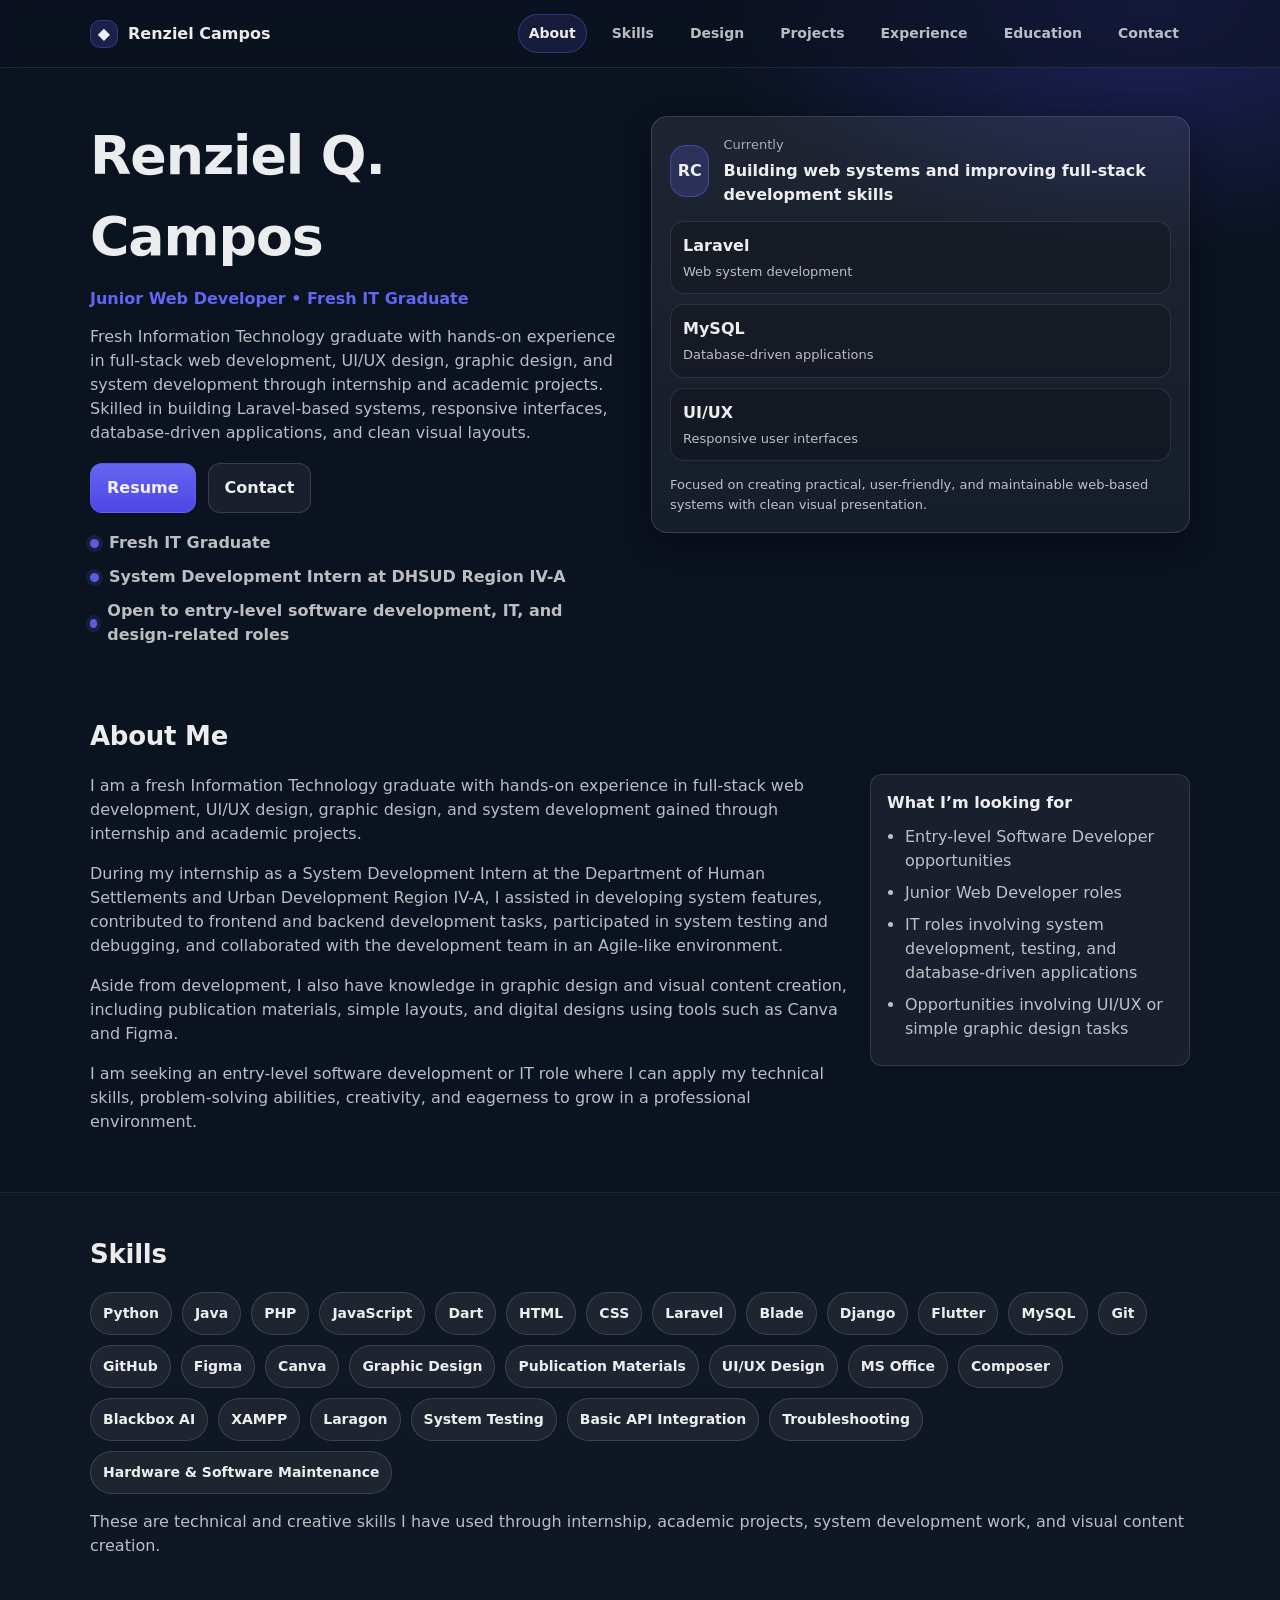
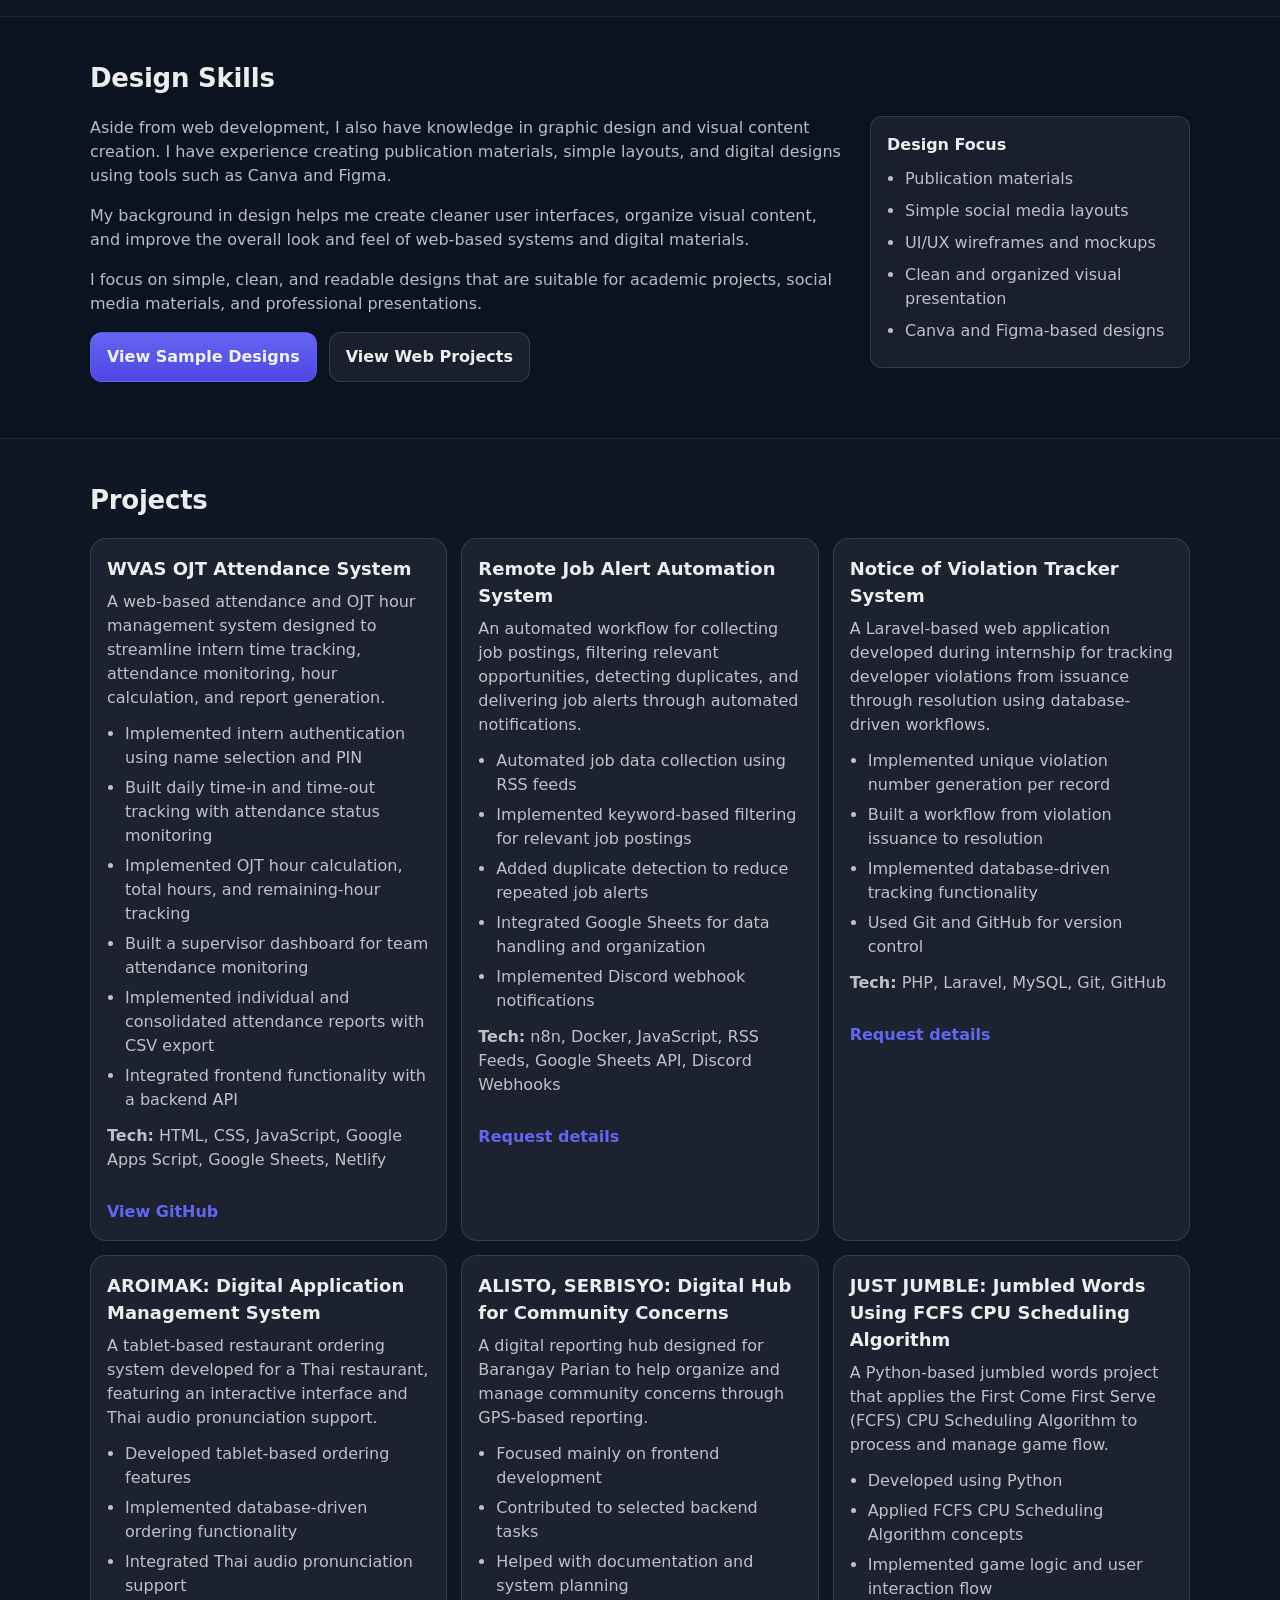
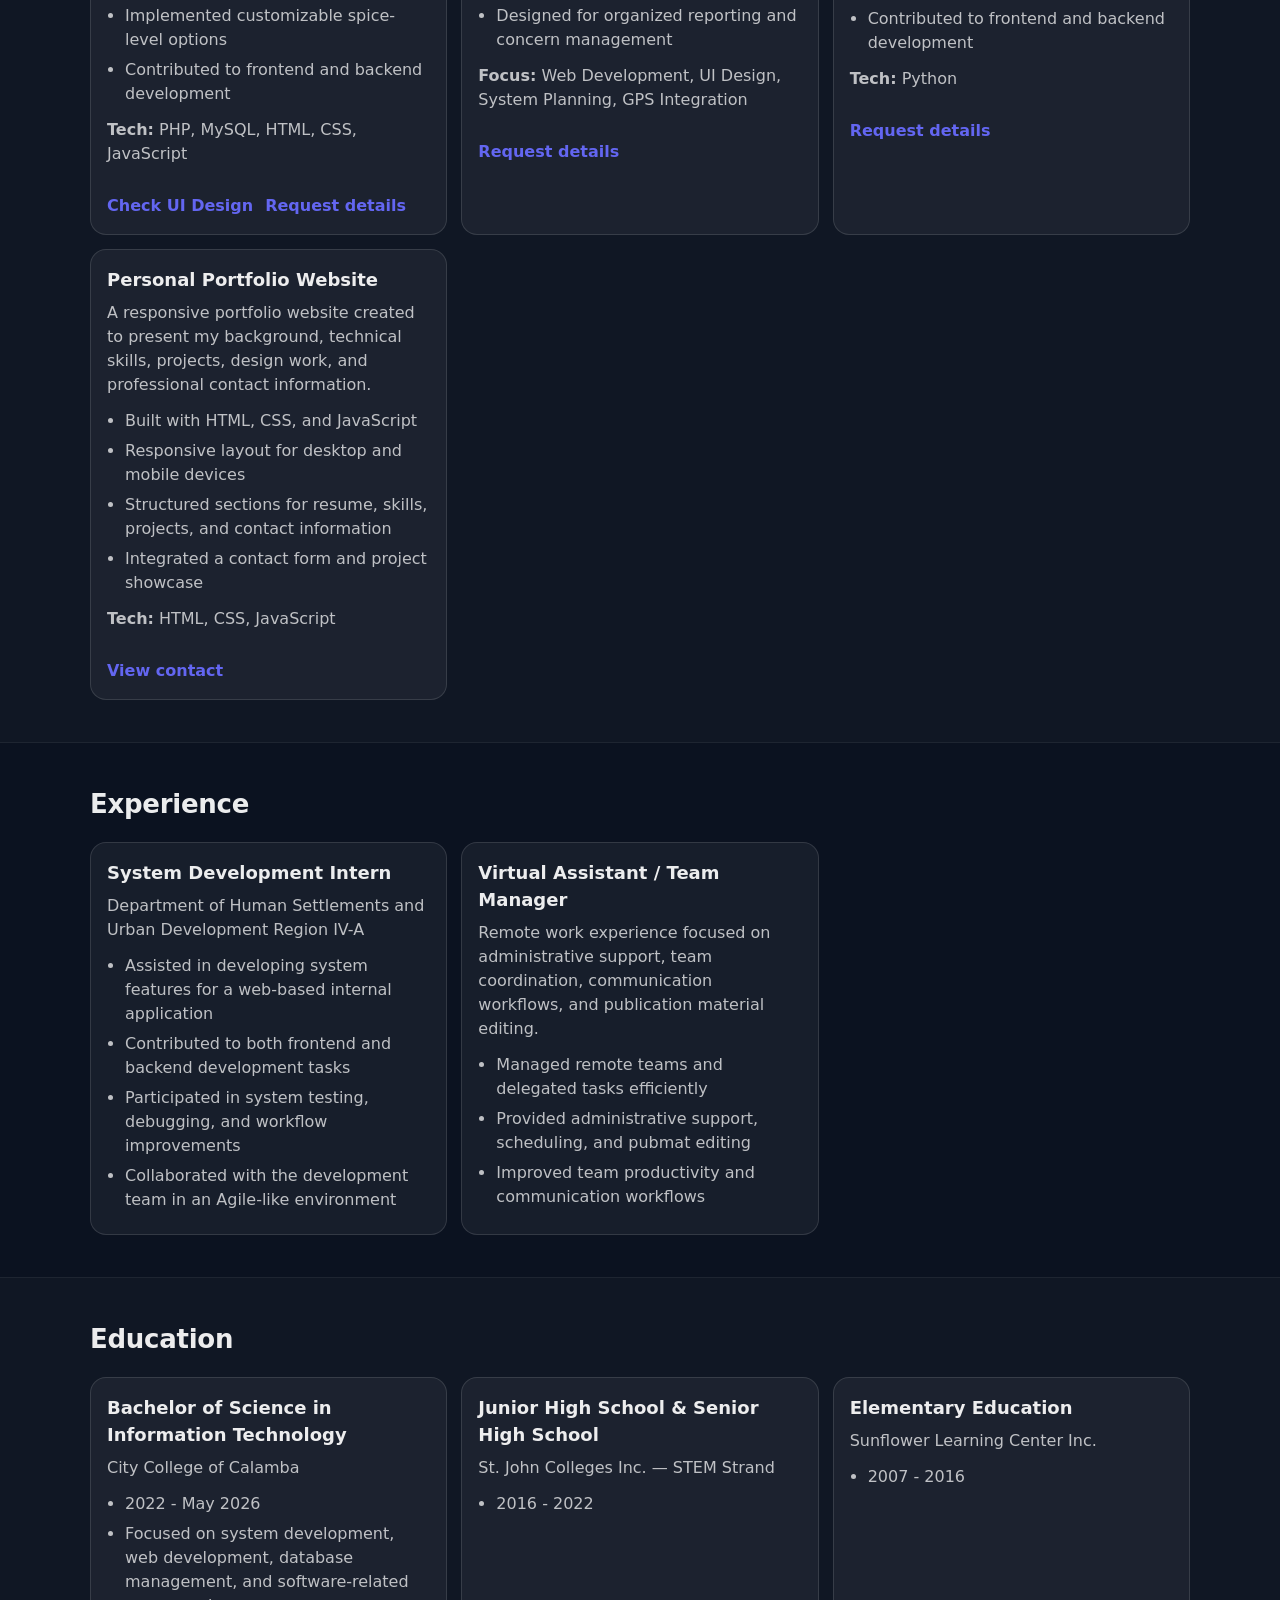
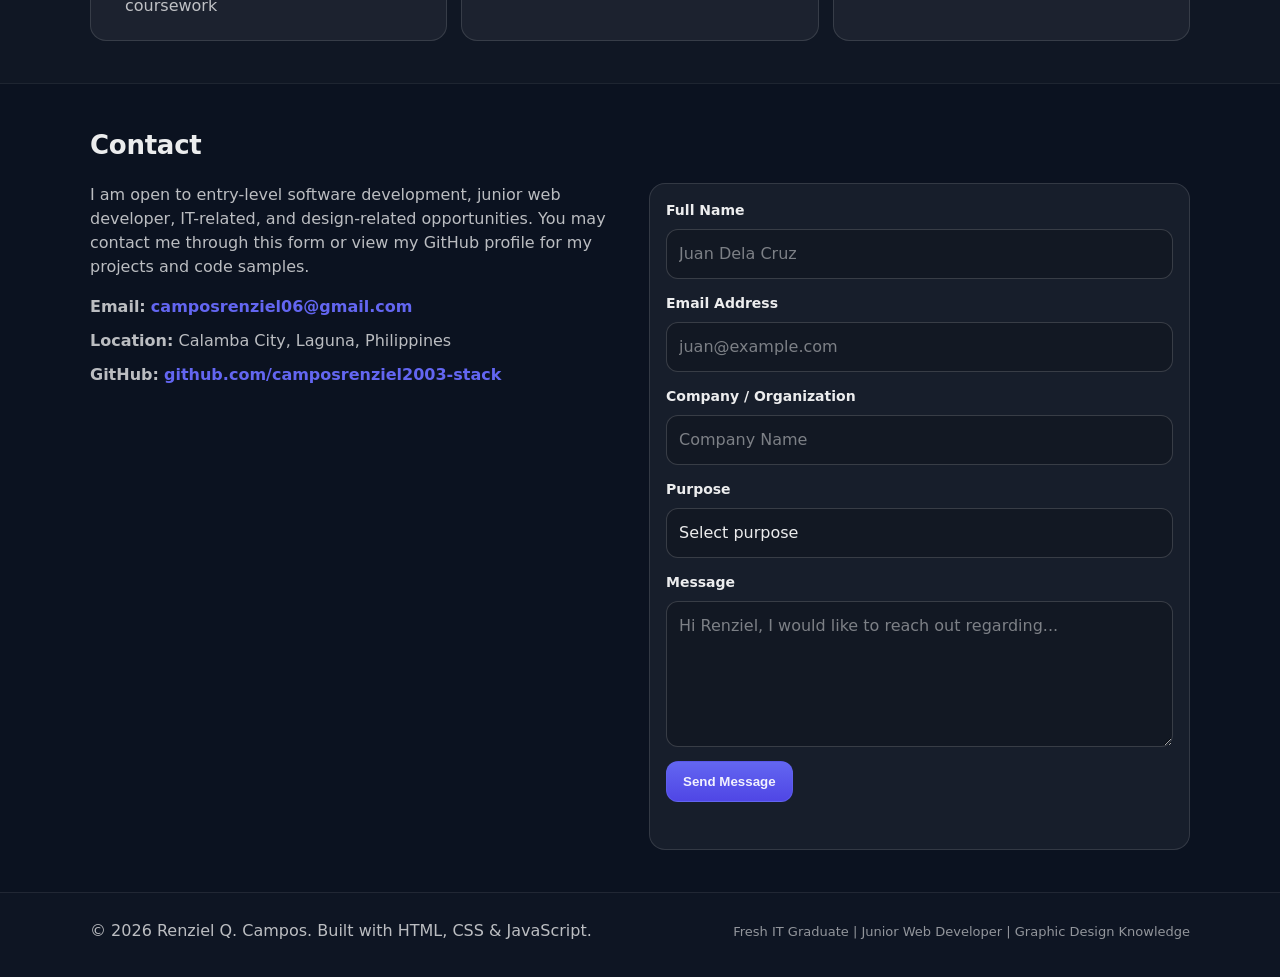
<file: index.html>
<!doctype html>
<html lang="en">
<head>
  <meta charset="utf-8" />
  <meta name="viewport" content="width=device-width, initial-scale=1" />
  <meta name="robots" content="noindex, nofollow" />
  <title>Renziel Q. Campos | Portfolio</title>
  <link rel="stylesheet" href="style.css" />
</head>

<body>
  <a class="skip-link" href="#about">Skip to content</a>

  <header class="site-header" role="banner">
    <div class="container header-inner">
      <div class="brand" aria-label="Portfolio brand">
        <span class="brand-mark" aria-hidden="true">◆</span>
        <span class="brand-text">Renziel Campos</span>
      </div>

      <nav class="nav" aria-label="Primary">
        <a class="nav-link" href="#about">About</a>
        <a class="nav-link" href="#skills">Skills</a>
        <a class="nav-link" href="#design">Design</a>
        <a class="nav-link" href="#projects">Projects</a>
        <a class="nav-link" href="#experience">Experience</a>
        <a class="nav-link" href="#education">Education</a>
        <a class="nav-link" href="#contact">Contact</a>
      </nav>
    </div>
  </header>

  <main>
    <!-- HERO -->
    <section id="top" class="hero" aria-label="Introduction">
      <div class="container hero-inner">
        <div class="hero-copy">
          <h1 class="hero-title">Renziel Q. Campos</h1>
          <p class="hero-role">Junior Web Developer • Fresh IT Graduate</p>

          <p class="hero-intro">
            Fresh Information Technology graduate with hands-on experience in full-stack web development,
            UI/UX design, graphic design, and system development through internship and academic projects.
            Skilled in building Laravel-based systems, responsive interfaces, database-driven applications,
            and clean visual layouts.
          </p>

          <div class="hero-actions" role="group" aria-label="Primary actions">
            <a class="btn btn-primary" id="resumeBtn" href="resume.pdf" target="_blank">Resume</a>
            <a class="btn btn-secondary" id="contactBtn" href="#contact">Contact</a>
          </div>

          <ul class="hero-meta" aria-label="Quick facts">
            <li><span class="dot" aria-hidden="true"></span> Fresh IT Graduate</li>
            <li><span class="dot" aria-hidden="true"></span> System Development Intern at DHSUD Region IV-A</li>
            <li><span class="dot" aria-hidden="true"></span> Open to entry-level software development, IT, and design-related roles</li>
          </ul>
        </div>

        <div class="hero-card" aria-label="Highlights">
          <div class="hero-card-top">
            <div class="avatar" aria-hidden="true">RC</div>
            <div>
              <p class="hero-card-kicker">Currently</p>
              <p class="hero-card-title">Building web systems and improving full-stack development skills</p>
            </div>
          </div>

          <div class="hero-stats">
            <div class="stat">
              <p class="stat-value">Laravel</p>
              <p class="stat-label">Web system development</p>
            </div>

            <div class="stat">
              <p class="stat-value">MySQL</p>
              <p class="stat-label">Database-driven applications</p>
            </div>

            <div class="stat">
              <p class="stat-value">UI/UX</p>
              <p class="stat-label">Responsive user interfaces</p>
            </div>
          </div>

          <p class="hero-card-note">
            Focused on creating practical, user-friendly, and maintainable web-based systems with clean visual presentation.
          </p>
        </div>
      </div>
    </section>

    <!-- ABOUT -->
    <section id="about" class="section">
      <div class="container">
        <h2 class="section-title">About Me</h2>

        <div class="section-grid">
          <div class="section-text">
            <p>
              I am a fresh Information Technology graduate with hands-on experience in full-stack web
              development, UI/UX design, graphic design, and system development gained through internship
              and academic projects.
            </p>

            <p>
              During my internship as a System Development Intern at the Department of Human Settlements
              and Urban Development Region IV-A, I assisted in developing system features, contributed to
              frontend and backend development tasks, participated in system testing and debugging, and
              collaborated with the development team in an Agile-like environment.
            </p>

            <p>
              Aside from development, I also have knowledge in graphic design and visual content creation,
              including publication materials, simple layouts, and digital designs using tools such as Canva
              and Figma.
            </p>

            <p>
              I am seeking an entry-level software development or IT role where I can apply my technical
              skills, problem-solving abilities, creativity, and eagerness to grow in a professional environment.
            </p>
          </div>

          <aside class="callout" aria-label="What I’m looking for">
            <h3 class="callout-title">What I’m looking for</h3>

            <ul class="callout-list">
              <li>Entry-level Software Developer opportunities</li>
              <li>Junior Web Developer roles</li>
              <li>IT roles involving system development, testing, and database-driven applications</li>
              <li>Opportunities involving UI/UX or simple graphic design tasks</li>
            </ul>
          </aside>
        </div>
      </div>
    </section>

    <!-- SKILLS -->
    <section id="skills" class="section section-alt">
      <div class="container">
        <h2 class="section-title">Skills</h2>

        <div class="chips" role="list" aria-label="Skills list">
          <span class="chip" role="listitem">Python</span>
          <span class="chip" role="listitem">Java</span>
          <span class="chip" role="listitem">PHP</span>
          <span class="chip" role="listitem">JavaScript</span>
          <span class="chip" role="listitem">Dart</span>
          <span class="chip" role="listitem">HTML</span>
          <span class="chip" role="listitem">CSS</span>
          <span class="chip" role="listitem">Laravel</span>
          <span class="chip" role="listitem">Blade</span>
          <span class="chip" role="listitem">Django</span>
          <span class="chip" role="listitem">Flutter</span>
          <span class="chip" role="listitem">MySQL</span>
          <span class="chip" role="listitem">Git</span>
          <span class="chip" role="listitem">GitHub</span>
          <span class="chip" role="listitem">Figma</span>
          <span class="chip" role="listitem">Canva</span>
          <span class="chip" role="listitem">Graphic Design</span>
          <span class="chip" role="listitem">Publication Materials</span>
          <span class="chip" role="listitem">UI/UX Design</span>
          <span class="chip" role="listitem">MS Office</span>
          <span class="chip" role="listitem">Composer</span>
          <span class="chip" role="listitem">Blackbox AI</span>
          <span class="chip" role="listitem">XAMPP</span>
          <span class="chip" role="listitem">Laragon</span>
          <span class="chip" role="listitem">System Testing</span>
          <span class="chip" role="listitem">Basic API Integration</span>
          <span class="chip" role="listitem">Troubleshooting</span>
          <span class="chip" role="listitem">Hardware & Software Maintenance</span>
        </div>

        <p class="section-muted">
          These are technical and creative skills I have used through internship, academic projects,
          system development work, and visual content creation.
        </p>
      </div>
    </section>

    <!-- DESIGN SKILLS -->
    <section id="design" class="section">
      <div class="container">
        <h2 class="section-title">Design Skills</h2>

        <div class="section-grid">
          <div class="section-text">
            <p>
              Aside from web development, I also have knowledge in graphic design and visual content creation.
              I have experience creating publication materials, simple layouts, and digital designs using tools
              such as Canva and Figma.
            </p>

            <p>
              My background in design helps me create cleaner user interfaces, organize visual content,
              and improve the overall look and feel of web-based systems and digital materials.
            </p>

            <p>
              I focus on simple, clean, and readable designs that are suitable for academic projects,
              social media materials, and professional presentations.
            </p>

            <div class="hero-actions" role="group" aria-label="Design portfolio actions">
              <a class="btn btn-primary" href="design-samples.html">View Sample Designs</a>
              <a class="btn btn-secondary" href="#projects">View Web Projects</a>
            </div>
          </div>

          <aside class="callout" aria-label="Design highlights">
            <h3 class="callout-title">Design Focus</h3>

            <ul class="callout-list">
              <li>Publication materials</li>
              <li>Simple social media layouts</li>
              <li>UI/UX wireframes and mockups</li>
              <li>Clean and organized visual presentation</li>
              <li>Canva and Figma-based designs</li>
            </ul>
          </aside>
        </div>
      </div>
    </section>

    <!-- PROJECTS -->
<section id="projects" class="section section-alt">
  <div class="container">
    <h2 class="section-title">Projects</h2>

    <div class="cards" role="list" aria-label="Project cards">

      <!-- DTR SYSTEM -->
      <article class="card" role="listitem">
        <h3 class="card-title">WVAS OJT Attendance System</h3>

        <p class="card-desc">
          A web-based attendance and OJT hour management system designed to streamline
          intern time tracking, attendance monitoring, hour calculation, and report generation.
        </p>

        <ul class="card-list">
          <li>Implemented intern authentication using name selection and PIN</li>
          <li>Built daily time-in and time-out tracking with attendance status monitoring</li>
          <li>Implemented OJT hour calculation, total hours, and remaining-hour tracking</li>
          <li>Built a supervisor dashboard for team attendance monitoring</li>
          <li>Implemented individual and consolidated attendance reports with CSV export</li>
          <li>Integrated frontend functionality with a backend API</li>
        </ul>

        <p class="section-muted" style="margin-top: 12px;">
          <strong>Tech:</strong> HTML, CSS, JavaScript, Google Apps Script, Google Sheets, Netlify
        </p>

        <div style="display: flex; gap: 12px; flex-wrap: wrap; margin-top: 12px;">
          <a
            class="card-link"
            href="https://github.com/camposrenziel2003-stack/WVAS-OJT"
            target="_blank"
            rel="noopener noreferrer"
          >
            View GitHub
          </a>
        </div>
      </article>

      <!-- N8N AUTOMATION -->
      <article class="card" role="listitem">
        <h3 class="card-title">Remote Job Alert Automation System</h3>

        <p class="card-desc">
          An automated workflow for collecting job postings, filtering relevant opportunities,
          detecting duplicates, and delivering job alerts through automated notifications.
        </p>

        <ul class="card-list">
          <li>Automated job data collection using RSS feeds</li>
          <li>Implemented keyword-based filtering for relevant job postings</li>
          <li>Added duplicate detection to reduce repeated job alerts</li>
          <li>Integrated Google Sheets for data handling and organization</li>
          <li>Implemented Discord webhook notifications</li>
        </ul>

        <p class="section-muted" style="margin-top: 12px;">
          <strong>Tech:</strong> n8n, Docker, JavaScript, RSS Feeds, Google Sheets API, Discord Webhooks
        </p>

        <a class="card-link" href="#contact">Request details</a>
      </article>

      <!-- NOTICE OF VIOLATION -->
      <article class="card" role="listitem">
        <h3 class="card-title">Notice of Violation Tracker System</h3>

        <p class="card-desc">
          A Laravel-based web application developed during internship for tracking developer
          violations from issuance through resolution using database-driven workflows.
        </p>

        <ul class="card-list">
          <li>Implemented unique violation number generation per record</li>
          <li>Built a workflow from violation issuance to resolution</li>
          <li>Implemented database-driven tracking functionality</li>
          <li>Used Git and GitHub for version control</li>
        </ul>

        <p class="section-muted" style="margin-top: 12px;">
          <strong>Tech:</strong> PHP, Laravel, MySQL, Git, GitHub
        </p>

        <a class="card-link" href="#contact">Request details</a>
      </article>

      <!-- AROIMAK -->
      <article class="card" role="listitem">
        <h3 class="card-title">AROIMAK: Digital Application Management System</h3>

        <p class="card-desc">
          A tablet-based restaurant ordering system developed for a Thai restaurant,
          featuring an interactive interface and Thai audio pronunciation support.
        </p>

        <ul class="card-list">
          <li>Developed tablet-based ordering features</li>
          <li>Implemented database-driven ordering functionality</li>
          <li>Integrated Thai audio pronunciation support</li>
          <li>Implemented customizable spice-level options</li>
          <li>Contributed to frontend and backend development</li>
        </ul>

        <p class="section-muted" style="margin-top: 12px;">
          <strong>Tech:</strong> PHP, MySQL, HTML, CSS, JavaScript
        </p>

        <div style="display: flex; gap: 12px; flex-wrap: wrap; margin-top: 12px;">
          <a class="card-link" href="design-samples.html#aroimak-ui">
            Check UI Design
          </a>
          <a class="card-link" href="#contact">Request details</a>
        </div>
      </article>

      <!-- ALISTO -->
      <article class="card" role="listitem">
        <h3 class="card-title">ALISTO, SERBISYO: Digital Hub for Community Concerns</h3>

        <p class="card-desc">
          A digital reporting hub designed for Barangay Parian to help organize and manage
          community concerns through GPS-based reporting.
        </p>

        <ul class="card-list">
          <li>Focused mainly on frontend development</li>
          <li>Contributed to selected backend tasks</li>
          <li>Helped with documentation and system planning</li>
          <li>Designed for organized reporting and concern management</li>
        </ul>

        <p class="section-muted" style="margin-top: 12px;">
          <strong>Focus:</strong> Web Development, UI Design, System Planning, GPS Integration
        </p>

        <a class="card-link" href="#contact">Request details</a>
      </article>

      <!-- JUST JUMBLE -->
      <article class="card" role="listitem">
        <h3 class="card-title">JUST JUMBLE: Jumbled Words Using FCFS CPU Scheduling Algorithm</h3>

        <p class="card-desc">
          A Python-based jumbled words project that applies the First Come First Serve (FCFS)
          CPU Scheduling Algorithm to process and manage game flow.
        </p>

        <ul class="card-list">
          <li>Developed using Python</li>
          <li>Applied FCFS CPU Scheduling Algorithm concepts</li>
          <li>Implemented game logic and user interaction flow</li>
          <li>Contributed to frontend and backend development</li>
        </ul>

        <p class="section-muted" style="margin-top: 12px;">
          <strong>Tech:</strong> Python
        </p>

        <a class="card-link" href="#contact">Request details</a>
      </article>

      <!-- PORTFOLIO -->
      <article class="card" role="listitem">
        <h3 class="card-title">Personal Portfolio Website</h3>

        <p class="card-desc">
          A responsive portfolio website created to present my background, technical skills,
          projects, design work, and professional contact information.
        </p>

        <ul class="card-list">
          <li>Built with HTML, CSS, and JavaScript</li>
          <li>Responsive layout for desktop and mobile devices</li>
          <li>Structured sections for resume, skills, projects, and contact information</li>
          <li>Integrated a contact form and project showcase</li>
        </ul>

        <p class="section-muted" style="margin-top: 12px;">
          <strong>Tech:</strong> HTML, CSS, JavaScript
        </p>

        <a class="card-link" href="#contact">View contact</a>
      </article>

    </div>
  </div>
</section>

    <!-- EXPERIENCE -->
    <section id="experience" class="section">
      <div class="container">
        <h2 class="section-title">Experience</h2>

        <div class="cards" role="list" aria-label="Experience cards">
          <article class="card" role="listitem">
            <h3 class="card-title">System Development Intern</h3>

            <p class="card-desc">
              Department of Human Settlements and Urban Development Region IV-A
            </p>

            <ul class="card-list">
              <li>Assisted in developing system features for a web-based internal application</li>
              <li>Contributed to both frontend and backend development tasks</li>
              <li>Participated in system testing, debugging, and workflow improvements</li>
              <li>Collaborated with the development team in an Agile-like environment</li>
            </ul>
          </article>

          <article class="card" role="listitem">
            <h3 class="card-title">Virtual Assistant / Team Manager</h3>

            <p class="card-desc">
              Remote work experience focused on administrative support, team coordination, communication workflows,
              and publication material editing.
            </p>

            <ul class="card-list">
              <li>Managed remote teams and delegated tasks efficiently</li>
              <li>Provided administrative support, scheduling, and pubmat editing</li>
              <li>Improved team productivity and communication workflows</li>
            </ul>
          </article>
        </div>
      </div>
    </section>

    <!-- EDUCATION -->
    <section id="education" class="section section-alt">
      <div class="container">
        <h2 class="section-title">Education</h2>

        <div class="cards" role="list" aria-label="Education cards">
          <article class="card" role="listitem">
            <h3 class="card-title">Bachelor of Science in Information Technology</h3>

            <p class="card-desc">
              City College of Calamba
            </p>

            <ul class="card-list">
              <li>2022 - May 2026</li>
              <li>Focused on system development, web development, database management, and software-related coursework</li>
            </ul>
          </article>

          <article class="card" role="listitem">
            <h3 class="card-title">Junior High School & Senior High School</h3>

            <p class="card-desc">
              St. John Colleges Inc. — STEM Strand
            </p>

            <ul class="card-list">
              <li>2016 - 2022</li>
            </ul>
          </article>

          <article class="card" role="listitem">
            <h3 class="card-title">Elementary Education</h3>

            <p class="card-desc">
              Sunflower Learning Center Inc.
            </p>

            <ul class="card-list">
              <li>2007 - 2016</li>
            </ul>
          </article>
        </div>
      </div>
    </section>

    <!-- CONTACT -->
    <section id="contact" class="section">
      <div class="container">
        <h2 class="section-title">Contact</h2>

        <div class="contact-grid">
          <div class="contact-copy">
            <p class="section-muted">
              I am open to entry-level software development, junior web developer, IT-related, and design-related opportunities.
              You may contact me through this form or view my GitHub profile for my projects and code samples.
            </p>

            <div class="contact-info" aria-label="Contact details">
              <p>
                <strong>Email:</strong>
                <a href="mailto:camposrenziel06@gmail.com">camposrenziel06@gmail.com</a>
              </p>

              <p>
                <strong>Location:</strong>
                Calamba City, Laguna, Philippines
              </p>

              <p>
                <strong>GitHub:</strong>
                <a href="https://github.com/camposrenziel2003-stack" target="_blank" rel="noopener noreferrer">
                  github.com/camposrenziel2003-stack
                </a>
              </p>
            </div>
          </div>

          <form
            class="contact-form"
            id="contactForm"
            name="contact"
            method="POST"
            data-netlify="true"
            netlify-honeypot="bot-field"
            action="thank-you.html"
            autocomplete="on"
            aria-label="Contact form"
          >
            <input type="hidden" name="form-name" value="contact" />

            <p style="display: none;">
              <label>
                Don’t fill this out if you’re human:
                <input name="bot-field" />
              </label>
            </p>

            <div class="field">
              <label for="fullName">Full Name</label>
              <input id="fullName" name="Full Name" type="text" required placeholder="Juan Dela Cruz" />
            </div>

            <div class="field">
              <label for="email">Email Address</label>
              <input id="email" name="Email Address" type="email" required placeholder="juan@example.com" />
            </div>

            <div class="field">
              <label for="company">Company / Organization</label>
              <input id="company" name="Company / Organization" type="text" placeholder="Company Name" />
            </div>

            <div class="field">
              <label for="purpose">Purpose</label>
              <select id="purpose" name="Purpose" required>
                <option value="">Select purpose</option>
                <option value="Job Opportunity">Job Opportunity</option>
                <option value="Interview Invitation">Interview Invitation</option>
                <option value="Project Inquiry">Project Inquiry</option>
                <option value="Design Inquiry">Design Inquiry</option>
                <option value="General Message">General Message</option>
              </select>
            </div>

            <div class="field">
              <label for="message">Message</label>
              <textarea
                id="message"
                name="Message"
                rows="5"
                required
                placeholder="Hi Renziel, I would like to reach out regarding..."
              ></textarea>
            </div>

            <button class="btn btn-primary" type="submit">Send Message</button>

            <p class="form-note" id="formNote" aria-live="polite"></p>
          </form>
        </div>
      </div>
    </section>
  </main>

  <footer class="site-footer" role="contentinfo">
    <div class="container footer-inner">
      <p class="footer-text">© <span id="year"></span> Renziel Q. Campos. Built with HTML, CSS & JavaScript.</p>
      <p class="footer-small">Fresh IT Graduate | Junior Web Developer | Graphic Design Knowledge</p>
    </div>
  </footer>

  <script src="script.js" defer></script>
</body>
</html>
</file>
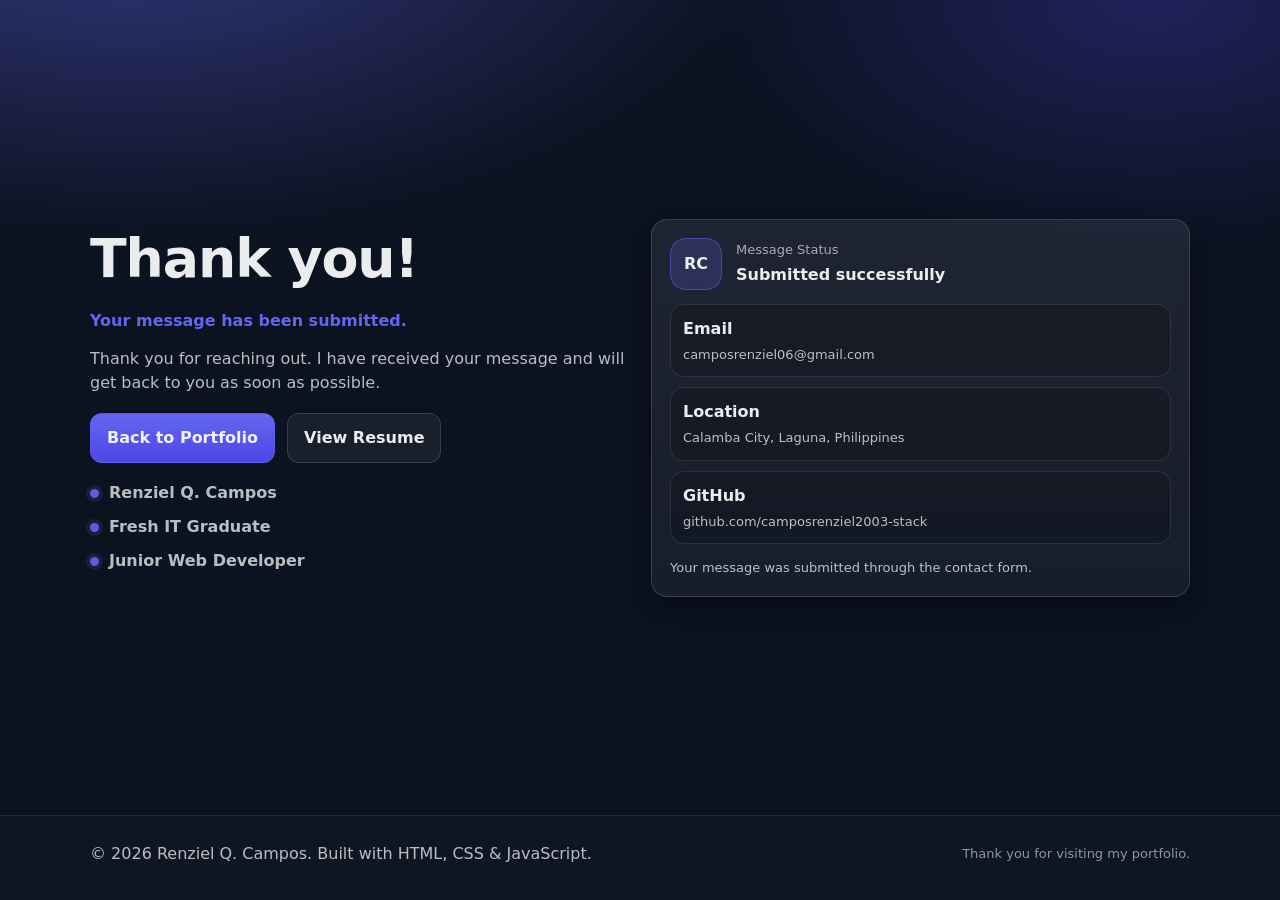
<file: thank-you.html>
<!doctype html>
<html lang="en">
<head>
  <meta charset="utf-8" />
  <meta name="viewport" content="width=device-width, initial-scale=1" />
  <meta name="robots" content="noindex, nofollow" />
  <title>Thank You | Renziel Q. Campos</title>
  <link rel="stylesheet" href="style.css" />

  <style>
    body {
      min-height: 100vh;
      display: flex;
      flex-direction: column;
    }

    main {
      flex: 1;
      display: flex;
      align-items: center;
    }

    .thank-you-section {
      width: 100%;
      padding: 48px 0;
    }

    .thank-you-footer {
      margin-top: auto;
    }

    @media (max-width: 900px) {
      main {
        align-items: flex-start;
      }

      .thank-you-section {
        padding: 34px 0;
      }
    }
  </style>
</head>

<body>
  <main>
    <section class="hero thank-you-section" aria-label="Thank you message">
      <div class="container hero-inner">
        <div class="hero-copy">
          <h1 class="hero-title">Thank you!</h1>

          <p class="hero-role">Your message has been submitted.</p>

          <p class="hero-intro">
            Thank you for reaching out. I have received your message and will get back to you as soon as possible.
          </p>

          <div class="hero-actions" role="group" aria-label="Return actions">
            <a class="btn btn-primary" href="index.html">Back to Portfolio</a>
            <a class="btn btn-secondary" href="resume.pdf" target="_blank">View Resume</a>
          </div>

          <ul class="hero-meta" aria-label="Quick links">
            <li><span class="dot" aria-hidden="true"></span> Renziel Q. Campos</li>
            <li><span class="dot" aria-hidden="true"></span> Fresh IT Graduate</li>
            <li><span class="dot" aria-hidden="true"></span> Junior Web Developer</li>
          </ul>
        </div>

        <div class="hero-card" aria-label="Contact confirmation">
          <div class="hero-card-top">
            <div class="avatar" aria-hidden="true">RC</div>
            <div>
              <p class="hero-card-kicker">Message Status</p>
              <p class="hero-card-title">Submitted successfully</p>
            </div>
          </div>

          <div class="hero-stats">
            <div class="stat">
              <p class="stat-value">Email</p>
              <p class="stat-label">camposrenziel06@gmail.com</p>
            </div>

            <div class="stat">
              <p class="stat-value">Location</p>
              <p class="stat-label">Calamba City, Laguna, Philippines</p>
            </div>

            <div class="stat">
              <p class="stat-value">GitHub</p>
              <p class="stat-label">github.com/camposrenziel2003-stack</p>
            </div>
          </div>

          <p class="hero-card-note">
            Your message was submitted through the contact form.
          </p>
        </div>
      </div>
    </section>
  </main>

  <footer class="site-footer thank-you-footer" role="contentinfo">
    <div class="container footer-inner">
      <p class="footer-text">
        © <span id="year"></span> Renziel Q. Campos. Built with HTML, CSS & JavaScript.
      </p>

      <p class="footer-small">
        Thank you for visiting my portfolio.
      </p>
    </div>
  </footer>

  <script src="script.js" defer></script>
</body>
</html>
</file>
<file: style.css>
:root{
  --bg: #0b1220;
  --surface: rgba(255,255,255,.06);
  --surface-2: rgba(255,255,255,.09);
  --text: rgba(255,255,255,.92);
  --muted: rgba(255,255,255,.72);
  --muted-2: rgba(255,255,255,.62);
  --primary: #4f46e5;
  --primary-2: #6366f1;
  --ring: rgba(99,102,241,.45);
  --border: rgba(255,255,255,.14);
  --shadow: 0 10px 30px rgba(0,0,0,.35);
  --radius: 16px;
  --radius-sm: 12px;
  --container: 1100px;
}

*{ box-sizing: border-box; }

html{ scroll-behavior: smooth; }

body{
  margin: 0;
  font-family: ui-sans-serif, system-ui, -apple-system, Segoe UI, Roboto, Helvetica, Arial, "Apple Color Emoji","Segoe UI Emoji";
  background: radial-gradient(1200px 600px at 10% -10%, rgba(99,102,241,.45), transparent 55%),
              radial-gradient(900px 500px at 90% 0%, rgba(79,70,229,.30), transparent 50%),
              var(--bg);
  color: var(--text);
  line-height: 1.5;
}

.skip-link{
  position: absolute;
  left: -999px;
  top: 12px;
  padding: 10px 12px;
  background: #fff;
  color: #000;
  border-radius: 10px;
  z-index: 999;
}

.skip-link:focus{ left: 12px; }

.container{
  width: min(var(--container), calc(100% - 32px));
  margin: 0 auto;
}

.site-header{
  position: sticky;
  top: 0;
  z-index: 50;
  backdrop-filter: blur(10px);
  background: rgba(11,18,32,.55);
  border-bottom: 1px solid rgba(255,255,255,.10);
}

.header-inner{
  display: flex;
  align-items: center;
  justify-content: space-between;
  padding: 14px 0;
  gap: 16px;
}

.brand{
  display: flex;
  align-items: center;
  gap: 10px;
  font-weight: 700;
}

.brand-mark{
  width: 28px;
  height: 28px;
  display: grid;
  place-items: center;
  border-radius: 10px;
  background: rgba(99,102,241,.20);
  border: 1px solid rgba(99,102,241,.35);
}

.nav{
  display: flex;
  gap: 14px;
  flex-wrap: wrap;
  justify-content: flex-end;
}

.nav-link{
  color: var(--muted);
  text-decoration: none;
  font-weight: 600;
  font-size: 14px;
  padding: 8px 10px;
  border-radius: 999px;
  border: 1px solid transparent;
}

.nav-link:hover{
  color: var(--text);
  background: rgba(255,255,255,.06);
  border-color: rgba(255,255,255,.10);
}

.nav-link.is-active{
  color: var(--text);
  border-color: rgba(99,102,241,.35);
  background: rgba(99,102,241,.14);
}

.hero{
  padding: 48px 0 28px;
}

.hero-inner{
  display: grid;
  grid-template-columns: 1fr 1fr;
  gap: 22px;
  align-items: start;
}

.hero-copy{ order: 1; }
.hero-card{ order: 2; }

.hero-title{
  margin: 0;
  font-size: clamp(34px, 4.2vw, 54px);
  letter-spacing: -0.02em;
}

.hero-role{
  margin: 10px 0 0;
  color: var(--primary-2);
  font-weight: 800;
}

.hero-intro{
  margin: 14px 0 18px;
  color: var(--muted);
  font-size: 16px;
  max-width: 62ch;
}

.hero-actions{
  display: flex;
  gap: 12px;
  flex-wrap: wrap;
  margin-bottom: 14px;
}

.btn{
  display: inline-flex;
  align-items: center;
  justify-content: center;
  gap: 8px;
  border-radius: 12px;
  padding: 12px 16px;
  font-weight: 800;
  text-decoration: none;
  border: 1px solid rgba(255,255,255,.14);
  cursor: pointer;
  transition: transform .08s ease, background .2s ease, border-color .2s ease;
}

.btn:active{ transform: translateY(1px); }

.btn:focus{
  outline: 3px solid var(--ring);
  outline-offset: 2px;
}

.btn-primary{
  background: linear-gradient(180deg, rgba(99,102,241,1), rgba(79,70,229,1));
  border-color: rgba(99,102,241,.55);
  color: var(--text);
}

.btn-primary:hover{
  background: linear-gradient(180deg, rgba(110,115,246,1), rgba(79,70,229,1));
}

.btn-secondary{
  background: rgba(255,255,255,.06);
  color: var(--text);
}

.btn-secondary:hover{
  background: rgba(255,255,255,.09);
  border-color: rgba(255,255,255,.22);
}

.hero-meta{
  list-style: none;
  padding: 0;
  margin: 18px 0 0;
  display: grid;
  gap: 10px;
}

.hero-meta li{
  color: var(--muted);
  font-weight: 600;
  display: flex;
  gap: 10px;
  align-items: center;
}

.dot{
  width: 9px;
  height: 9px;
  border-radius: 50%;
  background: rgba(99,102,241,.9);
  box-shadow: 0 0 0 4px rgba(99,102,241,.15);
}

.hero-card{
  border-radius: var(--radius);
  padding: 18px;
  background: linear-gradient(180deg, rgba(255,255,255,.08), rgba(255,255,255,.05));
  border: 1px solid rgba(255,255,255,.14);
  box-shadow: var(--shadow);
}

.hero-card-top{
  display: flex;
  gap: 14px;
  align-items: center;
}

.avatar{
  width: 52px;
  height: 52px;
  border-radius: 16px;
  background: rgba(99,102,241,.22);
  border: 1px solid rgba(99,102,241,.45);
  display: grid;
  place-items: center;
  font-weight: 900;
}

.hero-card-kicker{
  margin: 0;
  color: var(--muted-2);
  font-size: 13px;
}

.hero-card-title{
  margin: 4px 0 0;
  font-weight: 900;
}

.hero-stats{
  margin-top: 14px;
  display: grid;
  gap: 10px;
}

.stat{
  padding: 12px;
  border-radius: 14px;
  background: rgba(0,0,0,.18);
  border: 1px solid rgba(255,255,255,.10);
}

.stat-value{
  margin: 0;
  font-weight: 900;
}

.stat-label{
  margin: 4px 0 0;
  color: var(--muted);
  font-size: 13px;
}

.hero-card-note{
  margin: 14px 0 0;
  color: var(--muted);
  font-size: 13px;
}

.section{
  padding: 42px 0;
}

.section-alt{
  background: rgba(255,255,255,.02);
  border-top: 1px solid rgba(255,255,255,.06);
  border-bottom: 1px solid rgba(255,255,255,.06);
}

.section-title{
  margin: 0 0 18px;
  font-size: 26px;
  letter-spacing: -0.01em;
}

.section-muted{
  color: var(--muted);
}

.section-grid{
  display: grid;
  grid-template-columns: 1fr 320px;
  gap: 20px;
  align-items: start;
}

.section-text p{
  margin-top: 0;
  color: var(--muted);
}

.callout{
  background: rgba(255,255,255,.06);
  border: 1px solid rgba(255,255,255,.12);
  border-radius: var(--radius-sm);
  padding: 16px;
}

.callout-title{
  margin: 0 0 10px;
  font-size: 16px;
}

.callout-list{
  margin: 0;
  padding-left: 18px;
  color: var(--muted);
}

.callout-list li{
  margin: 8px 0;
}

.chips{
  display: flex;
  flex-wrap: wrap;
  gap: 10px;
}

.chip{
  padding: 10px 12px;
  border-radius: 999px;
  border: 1px solid rgba(255,255,255,.14);
  background: rgba(255,255,255,.06);
  color: var(--text);
  font-weight: 800;
  font-size: 14px;
}

.cards{
  display: grid;
  grid-template-columns: repeat(3, 1fr);
  gap: 14px;
}

.card{
  border-radius: var(--radius);
  padding: 16px;
  background: rgba(255,255,255,.05);
  border: 1px solid rgba(255,255,255,.12);
}

.card-title{
  margin: 0 0 8px;
  font-size: 18px;
}

.card-desc{
  margin: 0 0 12px;
  color: var(--muted);
}

.card-list{
  margin: 0;
  padding-left: 18px;
  color: var(--muted);
}

.card-list li{
  margin: 6px 0;
}

.card-link{
  display: inline-block;
  margin-top: 12px;
  color: var(--primary-2);
  font-weight: 900;
  text-decoration: none;
}

.card-link:hover{
  text-decoration: underline;
}

.contact-grid{
  display: grid;
  grid-template-columns: 1fr 1fr;
  gap: 18px;
  align-items: start;
}

.contact-copy p{
  margin-top: 0;
}

.contact-info p{
  margin: 10px 0;
  color: var(--muted);
}

.contact-info a{
  color: var(--primary-2);
  text-decoration: none;
  font-weight: 800;
}

.contact-info a:hover{
  text-decoration: underline;
}

.contact-form{
  background: rgba(255,255,255,.05);
  border: 1px solid rgba(255,255,255,.12);
  border-radius: var(--radius);
  padding: 16px;
}

.field{
  display: grid;
  gap: 8px;
  margin-bottom: 14px;
}

label{
  font-weight: 900;
  color: var(--text);
  font-size: 14px;
}

input, textarea, select{
  width: 100%;
  padding: 12px 12px;
  border-radius: 12px;
  border: 1px solid rgba(255,255,255,.16);
  background: rgba(0,0,0,.18);
  color: var(--text);
  font: inherit;
}

select{
  appearance: none;
  cursor: pointer;
}

select option{
  background: #0b1220;
  color: #fff;
}

input::placeholder,
textarea::placeholder{
  color: rgba(255,255,255,.45);
}

input:focus,
textarea:focus,
select:focus{
  outline: 3px solid var(--ring);
  outline-offset: 2px;
  border-color: rgba(99,102,241,.55);
}

.form-note{
  margin: 12px 0 0;
  min-height: 1.2em;
  font-weight: 800;
  color: var(--primary-2);
}

.site-footer{
  padding: 26px 0 34px;
  border-top: 1px solid rgba(255,255,255,.08);
  background: rgba(255,255,255,.01);
}

.footer-inner{
  display: flex;
  flex-wrap: wrap;
  gap: 10px;
  justify-content: space-between;
  align-items: center;
}

.footer-text{
  margin: 0;
  color: var(--muted);
}

.footer-small{
  margin: 0;
  color: rgba(255,255,255,.55);
  font-size: 13px;
}

/* Responsive */
@media (max-width: 900px){
  .hero-inner{ grid-template-columns: 1fr; }
  .section-grid{ grid-template-columns: 1fr; }
  .cards{ grid-template-columns: 1fr; }
  .contact-grid{ grid-template-columns: 1fr; }
  .nav{ display: none; }
}

@media (max-width: 520px){
  .hero{ padding: 34px 0 18px; }
  .hero-actions{ margin-bottom: 10px; }
  .hero-meta{ margin-top: 14px; }
  .section{ padding: 34px 0; }
  .section-title{ font-size: 22px; }
  .btn{ width: 100%; }
  .hero-actions{ flex-direction: column; }
}
</file>
